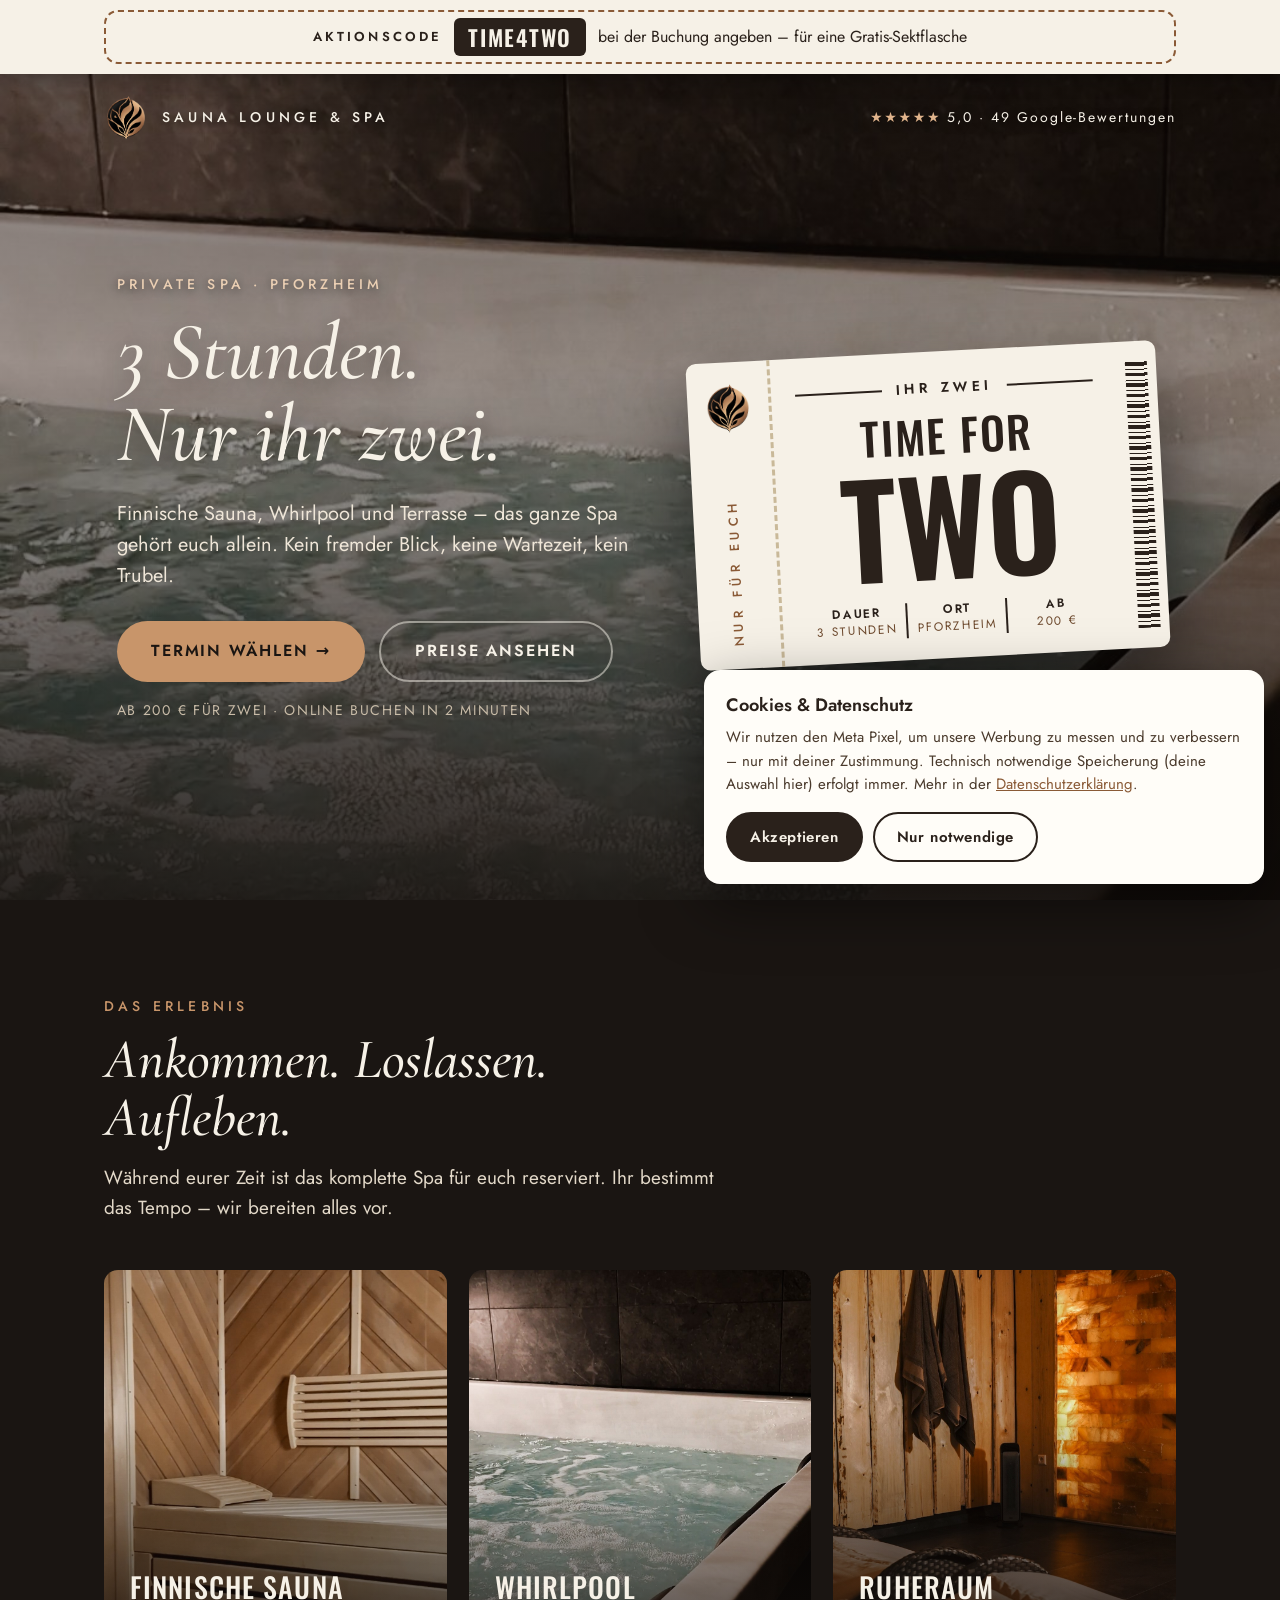
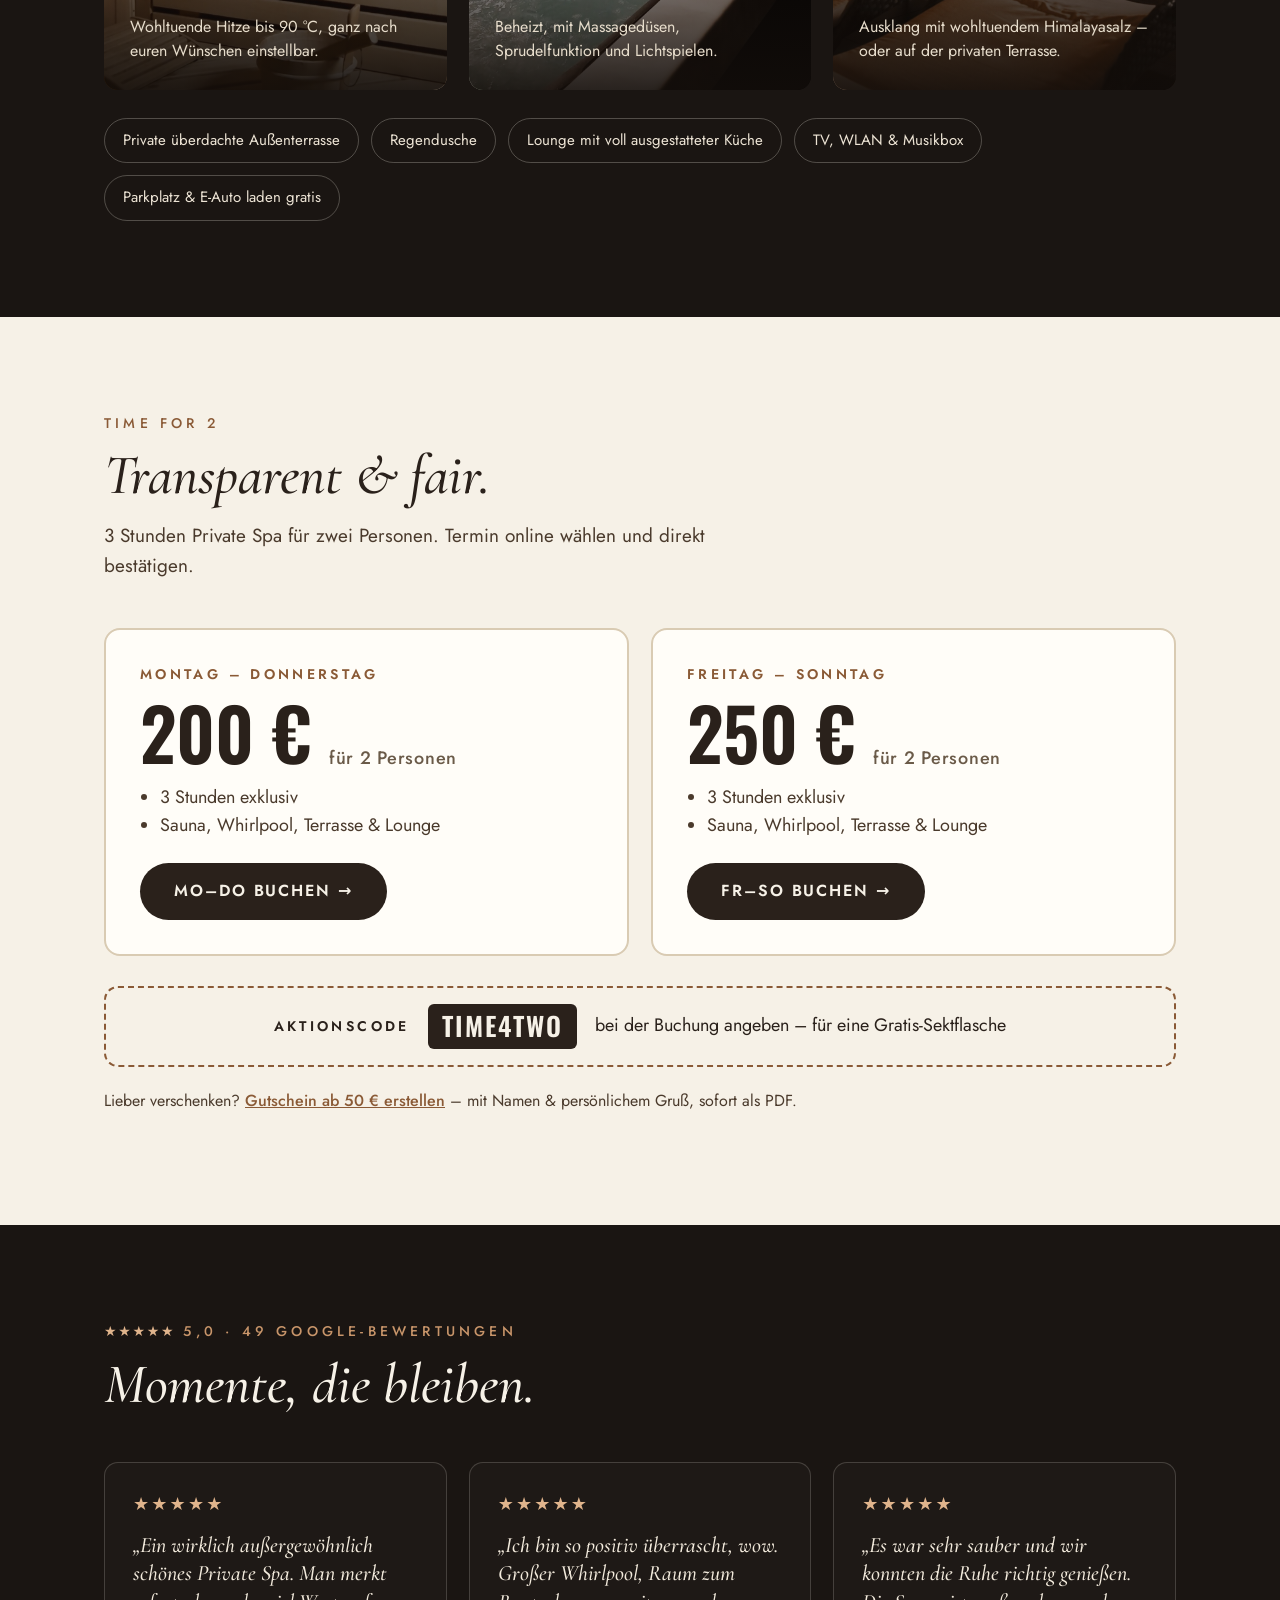
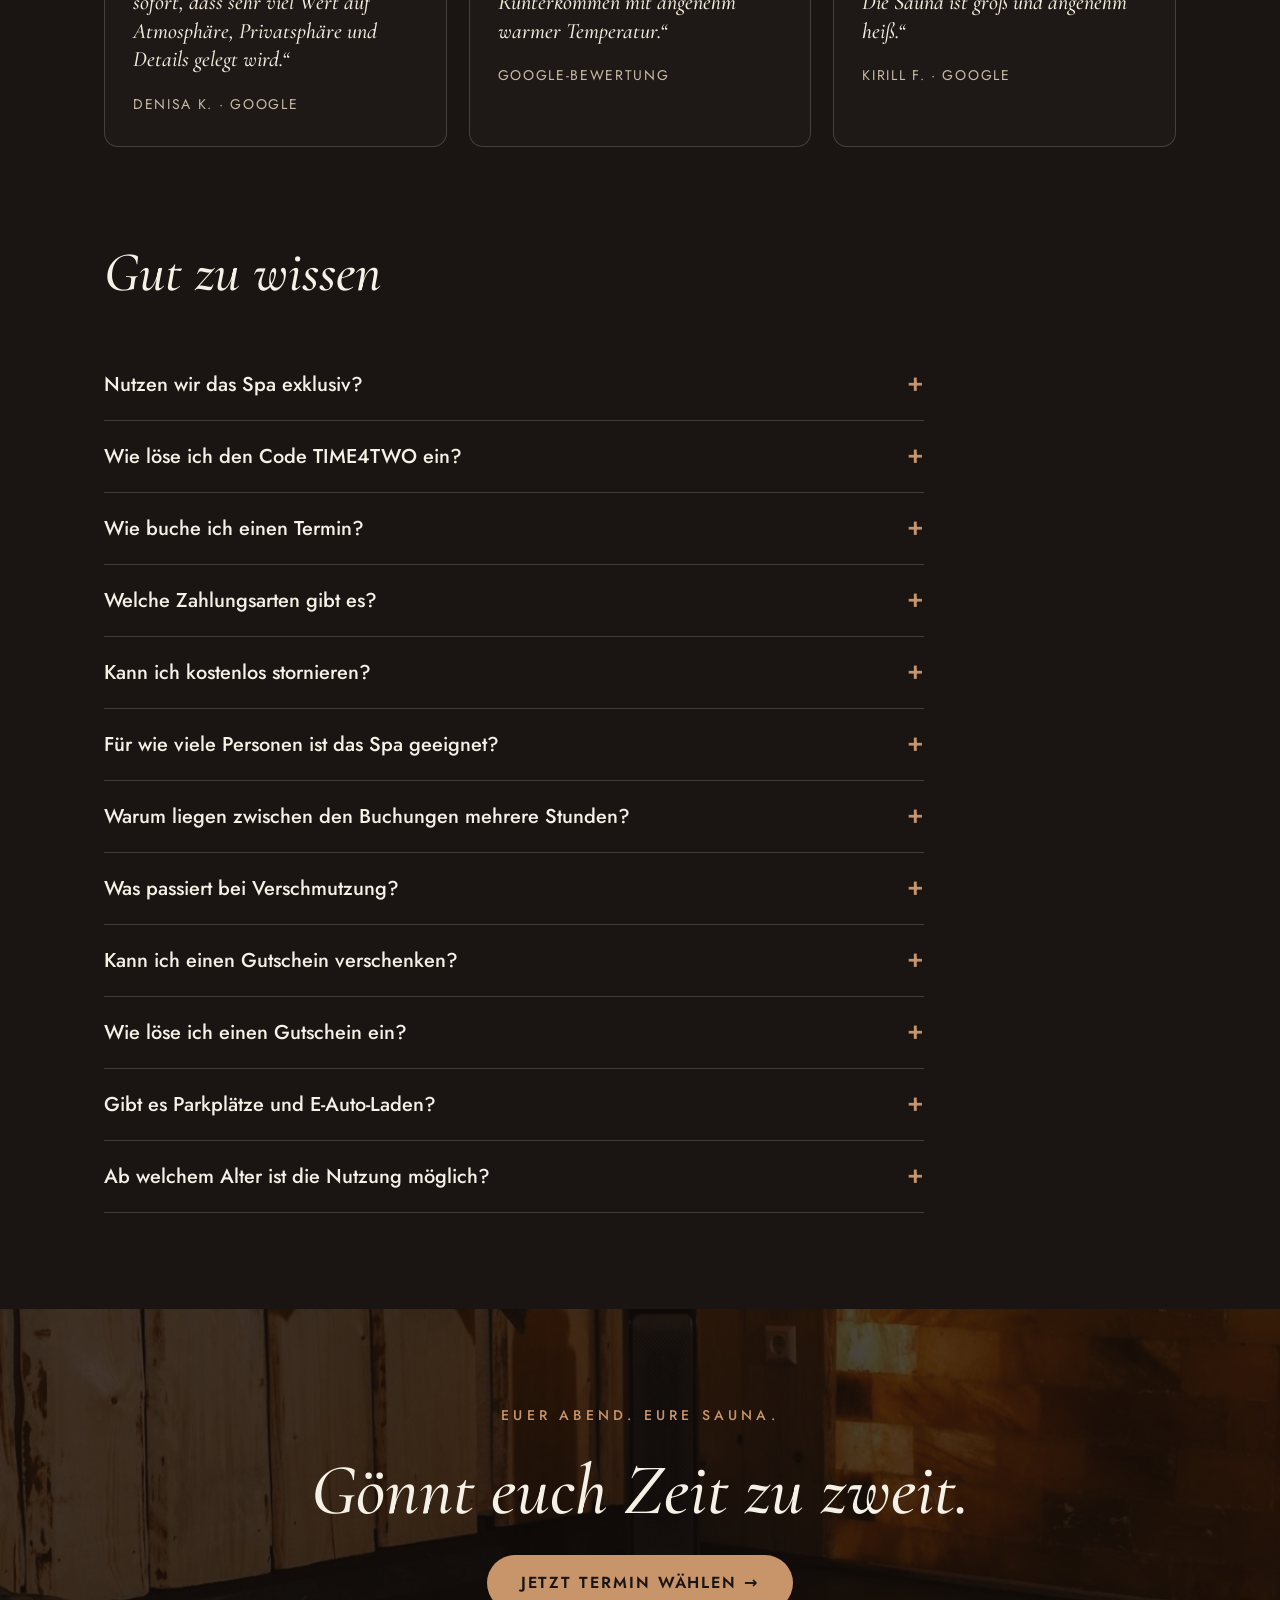
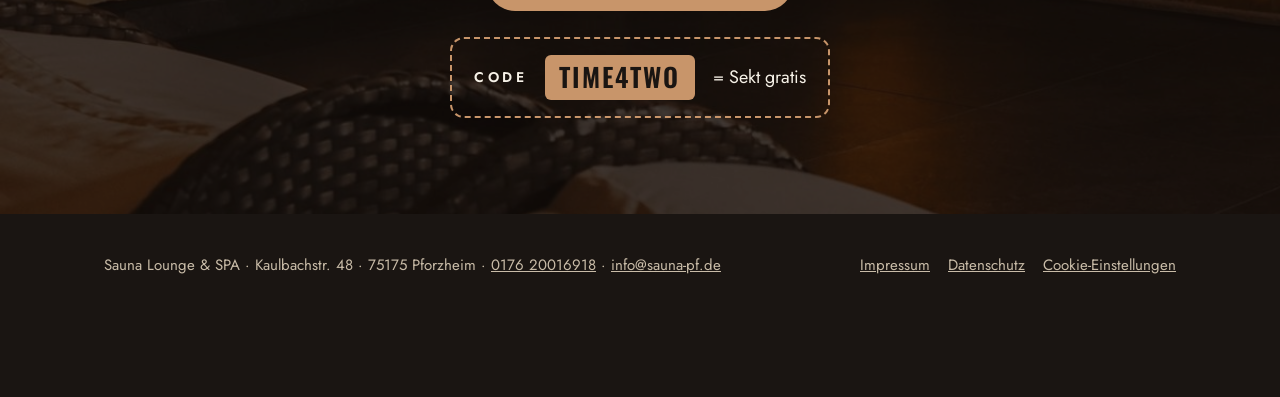
<file: index.html>
<!doctype html>
<html lang="de">
<head>
<meta charset="utf-8">
<meta name="viewport" content="width=device-width, initial-scale=1">
<title>Time for 2 – Private Spa Pforzheim | Sauna Lounge &amp; SPA</title>
<meta name="description" content="3 Stunden Private Spa zu zweit in Pforzheim: finnische Sauna, Whirlpool und Terrasse – ganz ohne fremde Gäste. Ab 200 €. Mit Code TIME4TWO gibt es eine Flasche Sekt gratis.">
<meta name="facebook-domain-verification" content="t4uvid177t0m8voqss7k0754j7fzf5">
<meta property="og:title" content="Time for 2 – Private Spa Pforzheim">
<meta property="og:description" content="3 Stunden Sauna, Whirlpool &amp; Terrasse nur für euch zwei. Ab 200 €.">
<meta property="og:image" content="https://spa-pf.de/assets/img/foto-whirlpool.jpg">
<meta property="og:url" content="https://spa-pf.de/">
<link rel="canonical" href="https://spa-pf.de/">
<link rel="icon" type="image/png" href="assets/img/favicon.png">
<link rel="preload" href="assets/fonts/cormorant-garamond-latin-500-italic.woff2" as="font" type="font/woff2" crossorigin>
<link rel="preload" href="assets/fonts/oswald-latin-600-normal.woff2" as="font" type="font/woff2" crossorigin>
<link rel="stylesheet" href="assets/style.css?v=4">
<script src="assets/config.js?v=7"></script>
<script src="assets/site.js?v=2" defer></script>
</head>
<body>

<header class="top has-promo">
  <div class="promo">
    <div class="wrap">
      <div class="coupon">
        <span class="label">AKTIONSCODE</span><span class="short">Code:</span><code>TIME4TWO</code><span class="long">bei der Buchung angeben – für eine Gratis-Sektflasche</span><span class="short">= Sekt Gratis</span>
      </div>
    </div>
  </div>
  <div class="wrap">
    <a class="brand" href="./"><img src="assets/img/logo.png" alt="" width="44" height="44"><span>SAUNA LOUNGE &amp; SPA</span></a>
    <div class="rating"><span class="stars" aria-hidden="true">★★★★★</span> 5,0 · 49 Google-Bewertungen</div>
  </div>
</header>

<main>
  <!-- HERO -->
  <section class="hero" aria-labelledby="hero-title">
    <img class="hero-bg" src="assets/img/foto-whirlpool.jpg" alt="" fetchpriority="high">
    <div class="wrap">
      <div>
        <div class="eyebrow">Private Spa · Pforzheim</div>
        <h1 id="hero-title" style="margin-top:16px">3 Stunden.<br>Nur ihr zwei.</h1>
        <p class="lead">Finnische Sauna, Whirlpool und Terrasse – das ganze Spa gehört euch allein. Kein fremder Blick, keine Wartezeit, kein Trubel.</p>
        <div class="ctas">
          <a class="btn" data-go="booking" href="https://sauna-pf.de/">Termin wählen →</a>
          <a class="btn btn-ghost" href="#preise">Preise ansehen</a>
        </div>
        <p class="note">Ab 200 € für zwei · Online buchen in 2 Minuten</p>
      </div>

      <div class="ticket" aria-label="Time for Two – 3 Stunden, Private Spa Pforzheim, ab 200 Euro">
        <div class="stub"><img src="assets/img/logo.png" alt=""><span>NUR FÜR EUCH</span></div>
        <div class="body">
          <div class="for">IHR ZWEI</div>
          <div class="small">TIME FOR</div>
          <div class="big">TWO</div>
          <div class="grid">
            <div><b>DAUER</b><span>3 STUNDEN</span></div>
            <div><b>ORT</b><span>PFORZHEIM</span></div>
            <div><b>AB</b><span>200 €</span></div>
          </div>
        </div>
        <div class="bar"><i aria-hidden="true"></i></div>
      </div>
    </div>
  </section>

  <!-- AUSSTATTUNG -->
  <section aria-labelledby="ausstattung-title">
    <div class="wrap">
      <div class="section-head">
        <div class="eyebrow">Das Erlebnis</div>
        <h2 id="ausstattung-title" style="margin-top:12px">Ankommen. Loslassen. Aufleben.</h2>
        <p>Während eurer Zeit ist das komplette Spa für euch reserviert. Ihr bestimmt das Tempo – wir bereiten alles vor.</p>
      </div>
      <div class="features">
        <article class="feature">
          <img src="assets/img/foto-sauna.jpg" alt="Finnische Sauna mit hellen Holzbänken und Aufgusskübel" loading="lazy">
          <div><h3>Finnische Sauna</h3><p>Wohltuende Hitze bis 90 °C, ganz nach euren Wünschen einstellbar.</p></div>
        </article>
        <article class="feature">
          <img src="assets/img/foto-whirlpool.jpg" alt="Sprudelnder Whirlpool vor dunklen Steinfliesen" loading="lazy">
          <div><h3>Whirlpool</h3><p>Beheizt, mit Massagedüsen, Sprudelfunktion und Lichtspielen.</p></div>
        </article>
        <article class="feature">
          <img src="assets/img/foto-ruheraum.jpg" alt="Ruheraum mit Liegen und warm beleuchteter Salzsteinwand" loading="lazy">
          <div><h3>Ruheraum</h3><p>Ausklang mit wohltuendem Himalayasalz – oder auf der privaten Terrasse.</p></div>
        </article>
      </div>
      <div class="amen" aria-label="Weitere Ausstattung">
        <span>Private überdachte Außenterrasse</span>
        <span>Regendusche</span>
        <span>Lounge mit voll ausgestatteter Küche</span>
        <span>TV, WLAN &amp; Musikbox</span>
        <span>Parkplatz &amp; E-Auto laden gratis</span>
      </div>
    </div>
  </section>

  <!-- PREISE -->
  <section class="prices" id="preise" aria-labelledby="preise-title">
    <div class="wrap">
      <div class="section-head">
        <div class="eyebrow">Time for 2</div>
        <h2 id="preise-title" style="margin-top:12px">Transparent &amp; fair.</h2>
        <p>3 Stunden Private Spa für zwei Personen. Termin online wählen und direkt bestätigen.</p>
      </div>
      <div class="price-grid">
        <div class="price">
          <div class="day">MONTAG – DONNERSTAG</div>
          <div class="amount">200 € <small>für 2 Personen</small></div>
          <ul><li>3 Stunden exklusiv</li><li>Sauna, Whirlpool, Terrasse &amp; Lounge</li></ul>
          <a class="btn" data-go="booking" href="https://sauna-pf.de/">Mo–Do buchen →</a>
        </div>
        <div class="price">
          <div class="day">FREITAG – SONNTAG</div>
          <div class="amount">250 € <small>für 2 Personen</small></div>
          <ul><li>3 Stunden exklusiv</li><li>Sauna, Whirlpool, Terrasse &amp; Lounge</li></ul>
          <a class="btn" data-go="weekend" href="https://sauna-pf.de/">Fr–So buchen →</a>
        </div>
      </div>
      <div class="coupon">
        <span class="label">AKTIONSCODE</span><code>TIME4TWO</code><span>bei der Buchung angeben – für eine Gratis-Sektflasche</span>
      </div>
      <p class="alt">Lieber verschenken? <a data-go="voucher" href="https://sauna-pf.de/gutscheine">Gutschein ab 50 € erstellen</a> – mit Namen &amp; persönlichem Gruß, sofort als PDF.</p>
    </div>
  </section>

  <!-- BEWERTUNGEN -->
  <section aria-labelledby="stimmen-title">
    <div class="wrap">
      <div class="section-head">
        <div class="eyebrow"><span class="stars" aria-hidden="true">★★★★★</span> 5,0 · 49 Google-Bewertungen</div>
        <h2 id="stimmen-title" style="margin-top:12px">Momente, die bleiben.</h2>
      </div>
      <div class="reviews">
        <figure class="review" style="margin:0">
          <div class="stars" aria-label="5 von 5 Sternen">★★★★★</div>
          <blockquote>„Ein wirklich außergewöhnlich schönes Private Spa. Man merkt sofort, dass sehr viel Wert auf Atmosphäre, Privatsphäre und Details gelegt wird.“</blockquote>
          <cite>Denisa K. · Google</cite>
        </figure>
        <figure class="review" style="margin:0">
          <div class="stars" aria-label="5 von 5 Sternen">★★★★★</div>
          <blockquote>„Ich bin so positiv überrascht, wow. Großer Whirlpool, Raum zum Runterkommen mit angenehm warmer Temperatur.“</blockquote>
          <cite>Google-Bewertung</cite>
        </figure>
        <figure class="review" style="margin:0">
          <div class="stars" aria-label="5 von 5 Sternen">★★★★★</div>
          <blockquote>„Es war sehr sauber und wir konnten die Ruhe richtig genießen. Die Sauna ist groß und angenehm heiß.“</blockquote>
          <cite>Kirill F. · Google</cite>
        </figure>
      </div>
    </div>
  </section>

  <!-- FAQ -->
  <section aria-labelledby="faq-title" style="padding-top:0">
    <div class="wrap">
      <div class="section-head"><h2 id="faq-title">Gut zu wissen</h2></div>
      <div class="faq">
        <details><summary>Nutzen wir das Spa exklusiv?</summary><p>Ja. Während eurer gesamten Buchungszeit gehört das komplette Spa nur euch – keine anderen Gäste, keine Wartezeit.</p></details>
        <details><summary>Wie löse ich den Code TIME4TWO ein?</summary><p>Gebt den Code bei der Online-Buchung an. Ihr bekommt dann bei eurem Besuch eine Flasche Sekt gratis dazu.</p></details>
        <details><summary>Wie buche ich einen Termin?</summary><p>Tarif online auswählen, freien Termin im Kalender wählen, sicher bezahlen – und ihr erhaltet sofort eure Bestätigung.</p></details>
        <details><summary>Welche Zahlungsarten gibt es?</summary><p>PayPal, Überweisung oder bar vor Ort. Ihr könnt komplett zahlen oder eine Anzahlung leisten. Bei Online-Zahlung ist euer Termin sofort reserviert, Überweisungen müssen innerhalb von 7 Tagen eingehen. Bei Barzahlung bestätigen wir euch den Termin per E-Mail, nachdem wir die Anfrage geprüft haben.</p></details>
        <details><summary>Kann ich kostenlos stornieren?</summary><p>Ja, kostenfrei stornieren oder verschieben könnt ihr bis 72 Stunden vor dem Termin. Spätere Stornierungen und Nichterscheinen werden nicht erstattet.</p></details>
        <details><summary>Für wie viele Personen ist das Spa geeignet?</summary><p>Das Private Spa ist für 2 bis 6 Personen ausgelegt, weitere Gäste sind gegen Aufpreis möglich. Die Küche ist mit Geschirr für bis zu 12 Personen ausgestattet. Alle Tarife findet ihr bei der <a data-go="booking" href="https://sauna-pf.de/">Online-Buchung</a>.</p></details>
        <details><summary>Warum liegen zwischen den Buchungen mehrere Stunden?</summary><p>Nach jeder Buchung gibt es eine feste Pause, in der wir das Spa gründlich reinigen und für die nächsten Gäste vorbereiten.</p></details>
        <details><summary>Was passiert bei Verschmutzung?</summary><p>Eine besenreine Übergabe ist kostenfrei. Andernfalls berechnen wir eine Reinigungsgebühr von 100 €.</p></details>
        <details><summary>Kann ich einen Gutschein verschenken?</summary><p>Ja – als Wertgutschein ab 50 €, für ein bestimmtes Angebot oder als Mehrfachkarte, online oder telefonisch. Ihr bekommt ihn als PDF per E-Mail, mit Namen und persönlichem Gruß, zum Ausdrucken oder direkt an die beschenkte Person. <a data-go="voucher" href="https://sauna-pf.de/gutscheine">Zum Gutschein</a></p></details>
        <details><summary>Wie löse ich einen Gutschein ein?</summary><p>Gebt den Gutscheincode im letzten Schritt der Online-Buchung ein oder ruft uns an. Wertgutscheine können auch teilweise eingelöst werden, das Restguthaben bleibt bis zum aufgedruckten Datum gültig.</p></details>
        <details><summary>Gibt es Parkplätze und E-Auto-Laden?</summary><p>Ja. Ihr findet uns in der Kaulbachstr. 48, 75175 Pforzheim. Parkplätze sind vorhanden, und euer E-Auto ladet ihr während des Aufenthalts kostenlos.</p></details>
        <details><summary>Ab welchem Alter ist die Nutzung möglich?</summary><p>Das Private Spa ist ab 18 Jahren.</p></details>
      </div>
    </div>
  </section>

  <!-- FINAL CTA -->
  <section class="final" aria-labelledby="final-title">
    <img src="assets/img/foto-ruheraum.jpg" alt="" loading="lazy">
    <div class="wrap">
      <div class="eyebrow">Euer Abend. Eure Sauna.</div>
      <h2 id="final-title">Gönnt euch Zeit zu zweit.</h2>
      <a class="btn" data-go="booking" href="https://sauna-pf.de/">Jetzt Termin wählen →</a>
      <div class="coupon" style="color:var(--paper)"><span class="label">CODE</span><code>TIME4TWO</code><span>= Sekt gratis</span></div>
    </div>
  </section>
</main>

<footer>
  <div class="wrap">
    <div>Sauna Lounge &amp; SPA · Kaulbachstr. 48 · 75175 Pforzheim · <a href="tel:017620016918">0176 20016918</a> · <a href="mailto:info@sauna-pf.de">info@sauna-pf.de</a></div>
    <nav aria-label="Rechtliches">
      <a href="https://sauna-pf.de/impressum">Impressum</a>
      <a href="datenschutz.html">Datenschutz</a>
      <a href="#" data-consent-open>Cookie-Einstellungen</a>
    </nav>
  </div>
</footer>

<div class="sticky"><a class="btn" data-go="booking" href="https://sauna-pf.de/">Termin wählen · ab 200 €</a></div>

<div class="consent" id="consent" role="dialog" aria-labelledby="consent-title" hidden>
  <h3 id="consent-title">Cookies &amp; Datenschutz</h3>
  <p>Wir nutzen den Meta Pixel, um unsere Werbung zu messen und zu verbessern – nur mit deiner Zustimmung. Technisch notwendige Speicherung (deine Auswahl hier) erfolgt immer. Mehr in der <a href="datenschutz.html">Datenschutzerklärung</a>.</p>
  <div class="row">
    <button class="yes" id="consent-accept" type="button">Akzeptieren</button>
    <button class="no" id="consent-decline" type="button">Nur notwendige</button>
  </div>
</div>

</body>
</html>
</file>
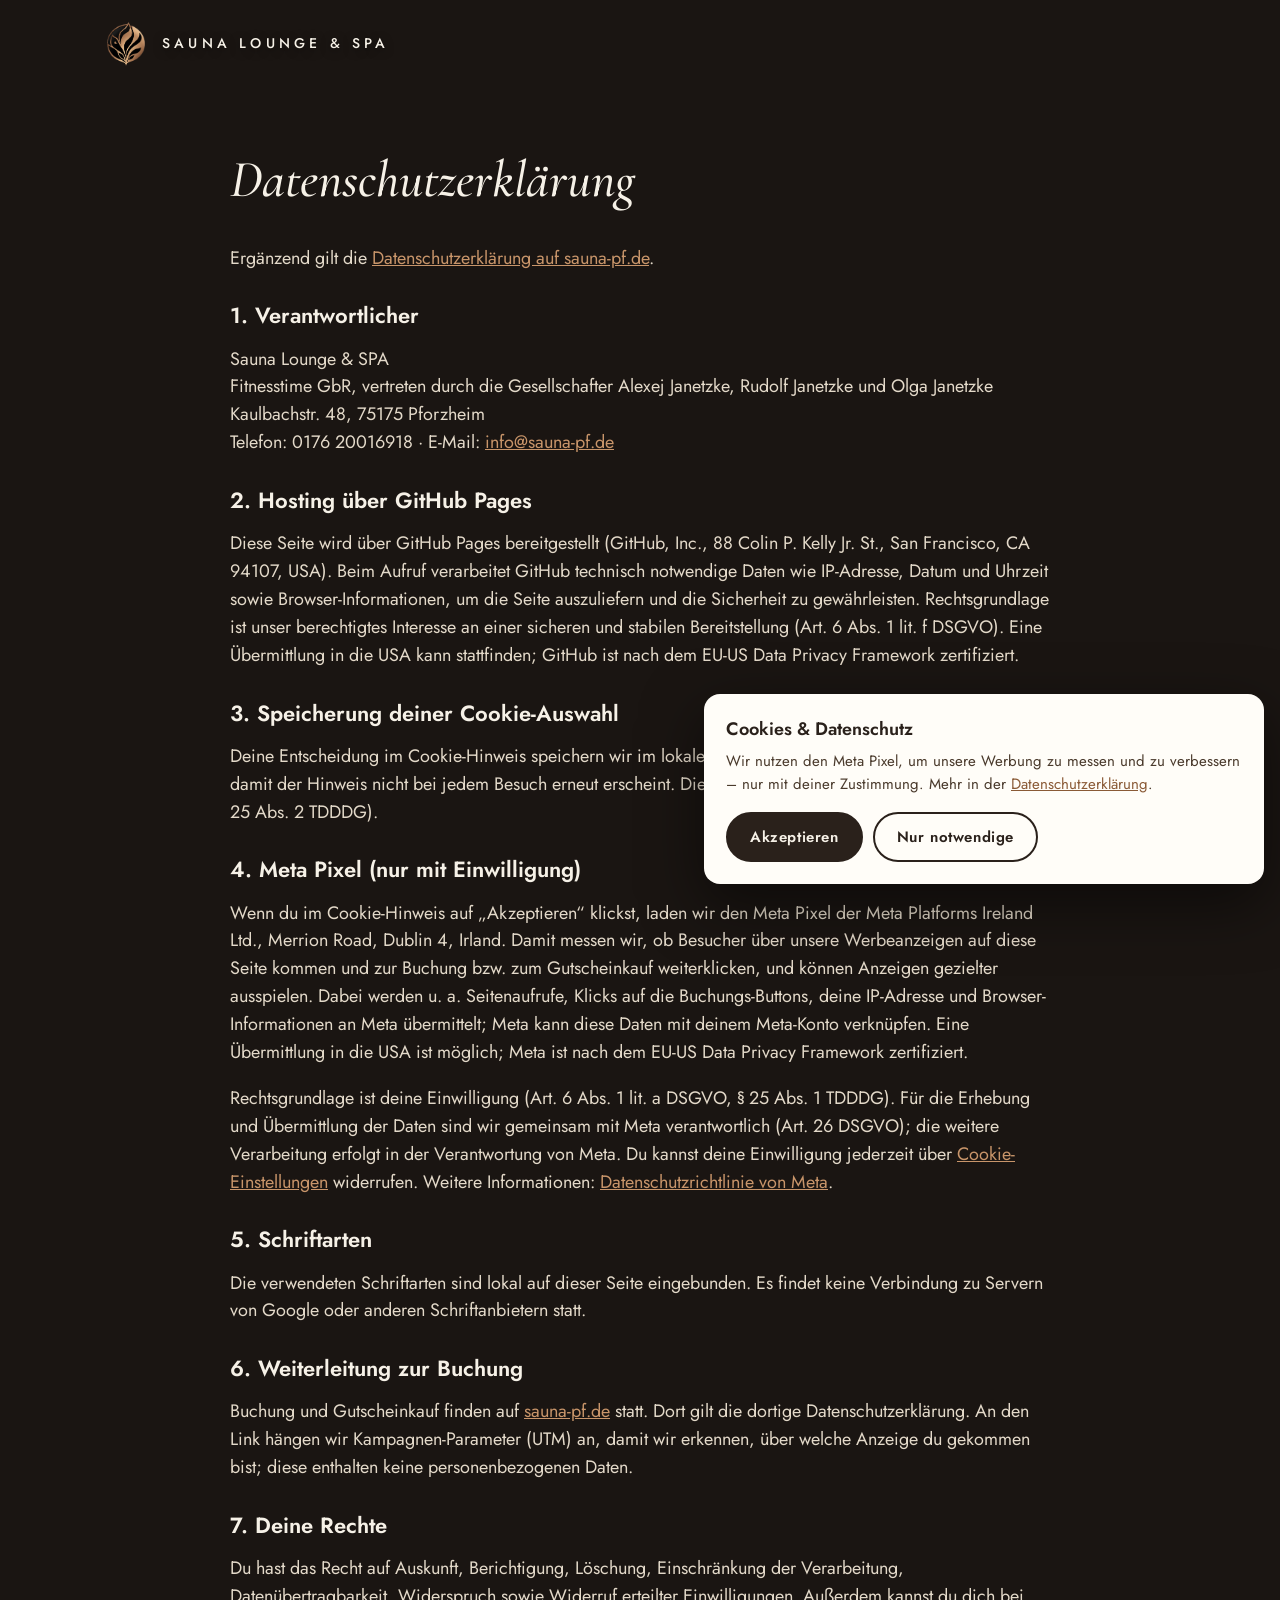
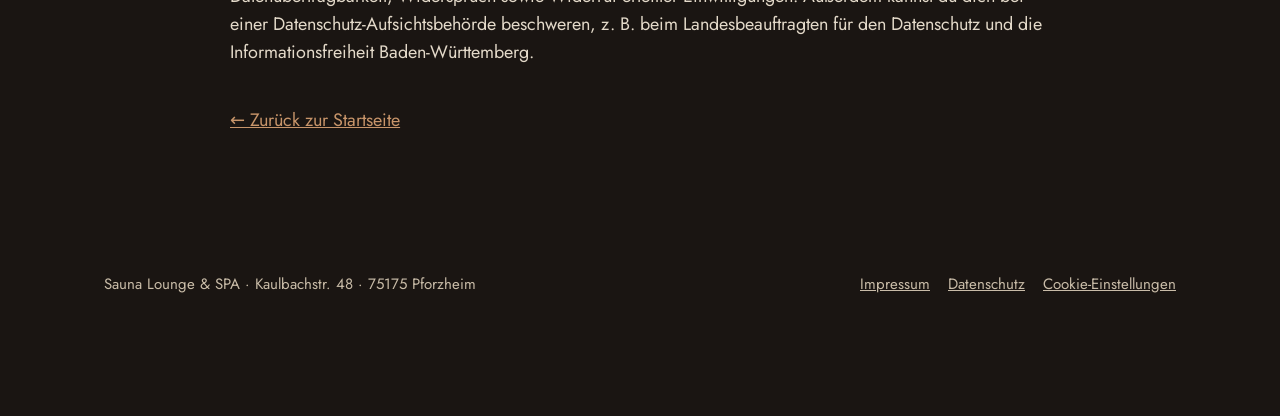
<file: datenschutz.html>
<!doctype html>
<html lang="de">
<head>
<meta charset="utf-8">
<meta name="viewport" content="width=device-width, initial-scale=1">
<title>Datenschutz | Sauna Lounge &amp; SPA</title>
<meta name="robots" content="noindex">
<link rel="icon" type="image/png" href="assets/img/favicon.png">
<link rel="stylesheet" href="assets/style.css?v=4">
<script src="assets/config.js?v=5"></script>
<script src="assets/site.js" defer></script>
</head>
<body>
<header class="top">
  <div class="wrap">
    <a class="brand" href="./"><img src="assets/img/logo.png" alt="" width="44" height="44"><span>SAUNA LOUNGE &amp; SPA</span></a>
  </div>
</header>

<main class="wrap legal">
  <h1>Datenschutzerklärung</h1>

  <p>Ergänzend gilt die <a href="https://sauna-pf.de/datenschutz">Datenschutzerklärung auf sauna-pf.de</a>.</p>

  <h2>1. Verantwortlicher</h2>
  <p>Sauna Lounge &amp; SPA<br>Fitnesstime GbR, vertreten durch die Gesellschafter Alexej Janetzke, Rudolf Janetzke und Olga Janetzke<br>Kaulbachstr. 48, 75175 Pforzheim<br>Telefon: 0176 20016918 · E-Mail: <a href="mailto:info@sauna-pf.de">info@sauna-pf.de</a></p>

  <h2>2. Hosting über GitHub Pages</h2>
  <p>Diese Seite wird über GitHub Pages bereitgestellt (GitHub, Inc., 88 Colin P. Kelly Jr. St., San Francisco, CA 94107, USA). Beim Aufruf verarbeitet GitHub technisch notwendige Daten wie IP-Adresse, Datum und Uhrzeit sowie Browser-Informationen, um die Seite auszuliefern und die Sicherheit zu gewährleisten. Rechtsgrundlage ist unser berechtigtes Interesse an einer sicheren und stabilen Bereitstellung (Art. 6 Abs. 1 lit. f DSGVO). Eine Übermittlung in die USA kann stattfinden; GitHub ist nach dem EU-US Data Privacy Framework zertifiziert.</p>

  <h2>3. Speicherung deiner Cookie-Auswahl</h2>
  <p>Deine Entscheidung im Cookie-Hinweis speichern wir im lokalen Speicher deines Browsers (localStorage), damit der Hinweis nicht bei jedem Besuch erneut erscheint. Diese Speicherung ist technisch erforderlich (§ 25 Abs. 2 TDDDG).</p>

  <h2>4. Meta Pixel (nur mit Einwilligung)</h2>
  <p>Wenn du im Cookie-Hinweis auf „Akzeptieren“ klickst, laden wir den Meta Pixel der Meta Platforms Ireland Ltd., Merrion Road, Dublin 4, Irland. Damit messen wir, ob Besucher über unsere Werbeanzeigen auf diese Seite kommen und zur Buchung bzw. zum Gutscheinkauf weiterklicken, und können Anzeigen gezielter ausspielen. Dabei werden u. a. Seitenaufrufe, Klicks auf die Buchungs-Buttons, deine IP-Adresse und Browser-Informationen an Meta übermittelt; Meta kann diese Daten mit deinem Meta-Konto verknüpfen. Eine Übermittlung in die USA ist möglich; Meta ist nach dem EU-US Data Privacy Framework zertifiziert.</p>
  <p>Rechtsgrundlage ist deine Einwilligung (Art. 6 Abs. 1 lit. a DSGVO, § 25 Abs. 1 TDDDG). Für die Erhebung und Übermittlung der Daten sind wir gemeinsam mit Meta verantwortlich (Art. 26 DSGVO); die weitere Verarbeitung erfolgt in der Verantwortung von Meta. Du kannst deine Einwilligung jederzeit über <a href="#" data-consent-open>Cookie-Einstellungen</a> widerrufen. Weitere Informationen: <a href="https://www.facebook.com/privacy/policy/" rel="noopener">Datenschutzrichtlinie von Meta</a>.</p>

  <h2>5. Schriftarten</h2>
  <p>Die verwendeten Schriftarten sind lokal auf dieser Seite eingebunden. Es findet keine Verbindung zu Servern von Google oder anderen Schriftanbietern statt.</p>

  <h2>6. Weiterleitung zur Buchung</h2>
  <p>Buchung und Gutscheinkauf finden auf <a href="https://sauna-pf.de">sauna-pf.de</a> statt. Dort gilt die dortige Datenschutzerklärung. An den Link hängen wir Kampagnen-Parameter (UTM) an, damit wir erkennen, über welche Anzeige du gekommen bist; diese enthalten keine personenbezogenen Daten.</p>

  <h2>7. Deine Rechte</h2>
  <p>Du hast das Recht auf Auskunft, Berichtigung, Löschung, Einschränkung der Verarbeitung, Datenübertragbarkeit, Widerspruch sowie Widerruf erteilter Einwilligungen. Außerdem kannst du dich bei einer Datenschutz-Aufsichtsbehörde beschweren, z. B. beim Landesbeauftragten für den Datenschutz und die Informationsfreiheit Baden-Württemberg.</p>

  <p style="margin-top:40px"><a href="./">← Zurück zur Startseite</a></p>
</main>

<footer>
  <div class="wrap">
    <div>Sauna Lounge &amp; SPA · Kaulbachstr. 48 · 75175 Pforzheim</div>
    <nav aria-label="Rechtliches">
      <a href="https://sauna-pf.de/impressum">Impressum</a>
      <a href="datenschutz.html">Datenschutz</a>
      <a href="#" data-consent-open>Cookie-Einstellungen</a>
    </nav>
  </div>
</footer>

<div class="consent" id="consent" role="dialog" aria-labelledby="consent-title" hidden>
  <h3 id="consent-title">Cookies &amp; Datenschutz</h3>
  <p>Wir nutzen den Meta Pixel, um unsere Werbung zu messen und zu verbessern – nur mit deiner Zustimmung. Mehr in der <a href="datenschutz.html">Datenschutzerklärung</a>.</p>
  <div class="row">
    <button class="yes" id="consent-accept" type="button">Akzeptieren</button>
    <button class="no" id="consent-decline" type="button">Nur notwendige</button>
  </div>
</div>
</body>
</html>
</file>
<file: assets/style.css>
@font-face{font-family:"Oswald";font-weight:500;font-style:normal;font-display:swap;src:url(fonts/oswald-latin-500-normal.woff2) format("woff2")}
@font-face{font-family:"Oswald";font-weight:600;font-style:normal;font-display:swap;src:url(fonts/oswald-latin-600-normal.woff2) format("woff2")}
@font-face{font-family:"Jost";font-weight:400;font-style:normal;font-display:swap;src:url(fonts/jost-latin-400-normal.woff2) format("woff2")}
@font-face{font-family:"Jost";font-weight:500;font-style:normal;font-display:swap;src:url(fonts/jost-latin-500-normal.woff2) format("woff2")}
@font-face{font-family:"Jost";font-weight:600;font-style:normal;font-display:swap;src:url(fonts/jost-latin-600-normal.woff2) format("woff2")}
@font-face{font-family:"Cormorant Garamond";font-weight:500;font-style:italic;font-display:swap;src:url(fonts/cormorant-garamond-latin-500-italic.woff2) format("woff2")}

:root{
  --ink:#1A1512; --ink-2:#2A211B; --paper:#F6F1E7; --paper-2:#FFFDF8;
  --bronze:#C8956A; --bronze-dark:#8A5A36; --bronze-text:#6E4A2E;
  --muted:#C9BCA8; --line:#C9B999;
  --serif:"Cormorant Garamond",Georgia,serif; --display:"Oswald","Arial Narrow",sans-serif; --sans:"Jost",system-ui,sans-serif;
  --wrap:1120px;
}
*{box-sizing:border-box}
html{scroll-behavior:smooth}
body{margin:0;background:var(--ink);color:var(--paper);font-family:var(--sans);font-size:18px;line-height:1.55;-webkit-font-smoothing:antialiased}
img{max-width:100%;display:block}
a{color:var(--bronze)}
a:hover{color:#E0B48C}
.wrap{max-width:var(--wrap);margin:0 auto;padding:0 24px}
.eyebrow{font-size:14px;letter-spacing:.3em;text-transform:uppercase;font-weight:500;color:var(--bronze)}
.serif{font-family:var(--serif);font-style:italic;font-weight:500}
h1,h2,h3{margin:0;font-weight:500}
h2{font-family:var(--serif);font-style:italic;font-size:clamp(36px,5vw,56px);line-height:1.05}

/* Buttons */
.btn{display:inline-flex;align-items:center;justify-content:center;gap:10px;min-height:56px;padding:16px 34px;border-radius:999px;background:var(--bronze);color:var(--ink);font-weight:600;font-size:16px;letter-spacing:.12em;text-transform:uppercase;text-decoration:none;transition:transform .15s ease,background .15s ease}
.btn:hover{background:#D6A67E;color:var(--ink);transform:translateY(-1px)}
.btn-ghost{background:transparent;color:var(--paper);border:2px solid rgba(246,241,231,.5)}
.btn-ghost:hover{background:rgba(246,241,231,.08);color:var(--paper)}
.btn:focus-visible,.btn-ghost:focus-visible,a:focus-visible,button:focus-visible{outline:3px solid #E0B48C;outline-offset:3px}

/* Header */
.top{position:absolute;inset:0 0 auto 0;z-index:5}
.top .wrap{display:flex;align-items:center;justify-content:space-between;padding-top:22px;padding-bottom:22px}
.brand{display:flex;align-items:center;gap:14px;color:var(--paper);text-decoration:none;font-size:14px;letter-spacing:.3em;font-weight:500;text-shadow:0 2px 10px rgba(0,0,0,.5)}
.brand img{width:44px;height:44px;object-fit:contain}
.top .rating{font-size:14px;letter-spacing:.14em;color:var(--paper);text-shadow:0 2px 10px rgba(0,0,0,.5)}
.promo{position:fixed;top:0;left:0;right:0;z-index:41;background:var(--paper);color:var(--ink-2);box-shadow:0 4px 18px rgba(0,0,0,.28)}
.top.has-promo{padding-top:74px}
html:has(.promo){scroll-padding-top:90px}
.top .promo .wrap{display:block;padding-top:10px;padding-bottom:10px}
.promo .coupon{margin:0;padding:6px 18px;gap:6px 12px;border-color:var(--bronze-dark);color:var(--ink-2)}
.promo .coupon .label{font-size:13px}
.promo .coupon code{font-size:22px;background:var(--ink-2);color:var(--paper)}
.promo .coupon span:not(.label){font-size:16px}
.promo .short{display:none}

/* Hero */
.hero{position:relative;min-height:100vh;display:flex;align-items:center;overflow:hidden;padding:190px 0 80px}
.hero-bg{position:absolute;inset:0;width:100%;height:100%;object-fit:cover;object-position:center 40%}
.hero::after{content:"";position:absolute;inset:0;background:linear-gradient(180deg,rgba(18,13,10,.65) 0%,rgba(18,13,10,.35) 40%,rgba(18,13,10,.9) 100%)}
.hero .wrap{position:relative;z-index:2;display:grid;grid-template-columns:1.05fr .95fr;gap:56px;align-items:center}
.hero h1{font-family:var(--serif);font-style:italic;font-size:clamp(46px,6.4vw,84px);line-height:1;text-shadow:0 2px 24px rgba(0,0,0,.4)}
.hero .eyebrow{color:#EBCFB3;text-shadow:0 2px 10px rgba(0,0,0,.6)}
.hero p.lead{font-size:20px;max-width:520px;color:#EFE6D8;margin:22px 0 30px}
.hero .ctas{display:flex;flex-wrap:wrap;gap:14px}
.hero .note{margin-top:18px;font-size:14px;letter-spacing:.12em;color:var(--muted);text-transform:uppercase}

/* Ticket */
.ticket{background:var(--paper);color:var(--ink-2);border-radius:10px;display:flex;box-shadow:0 40px 80px rgba(0,0,0,.55);transform:rotate(-3deg)}
.ticket .stub{width:84px;border-right:3px dashed var(--line);display:flex;flex-direction:column;align-items:center;justify-content:space-between;padding:22px 0}
.ticket .stub img{width:48px;height:48px;object-fit:contain}
.ticket .stub span{writing-mode:vertical-rl;transform:rotate(180deg);font-size:13px;letter-spacing:.35em;color:var(--bronze-dark);font-weight:500}
.ticket .body{flex:1;padding:26px 24px 22px;text-align:center;display:flex;flex-direction:column;gap:4px}
.ticket .for{display:flex;align-items:center;gap:14px;font-size:14px;letter-spacing:.3em;font-weight:600}
.ticket .for::before,.ticket .for::after{content:"";flex:1;height:2px;background:var(--ink-2)}
.ticket .small{font-family:var(--display);font-weight:500;font-size:clamp(30px,3.6vw,44px);letter-spacing:.04em;margin-top:8px;line-height:1.1}
.ticket .big{font-family:var(--display);font-weight:600;font-size:clamp(84px,10vw,136px);line-height:.92}
.ticket .grid{display:grid;grid-template-columns:repeat(3,minmax(0,1fr));margin-top:16px;font-size:12px;letter-spacing:.14em;line-height:1.45}
.ticket .grid div+div{border-left:2px solid var(--ink-2)}
.ticket .grid b{display:block;font-weight:600}
.ticket .grid span{color:var(--bronze-text)}
.ticket .bar{width:40px;display:flex;justify-content:center;padding:20px 0}
.ticket .bar i{display:block;width:22px;background:repeating-linear-gradient(0deg,#2A211B 0 3px,transparent 3px 6px,#2A211B 6px 7px,transparent 7px 10px,#2A211B 10px 14px,transparent 14px 16px,#2A211B 16px 17px,transparent 17px 21px)}

/* Coupon */
.coupon{display:flex;flex-wrap:wrap;align-items:center;justify-content:center;gap:12px 18px;border:2px dashed var(--bronze);border-radius:14px;padding:16px 22px;text-align:center}
.coupon .label{font-size:14px;letter-spacing:.24em;font-weight:600}
.coupon code{font-family:var(--display);font-weight:600;font-size:26px;letter-spacing:.08em;background:var(--bronze);color:var(--ink);padding:2px 14px;border-radius:6px}

/* Sections */
section{padding:96px 0}
.section-head{max-width:640px;margin-bottom:48px}
.section-head p{color:#E3D9C9;font-size:19px;margin:16px 0 0}

.features{display:grid;grid-template-columns:repeat(3,minmax(0,1fr));gap:22px}
.feature{position:relative;border-radius:14px;overflow:hidden;min-height:420px;display:flex;align-items:flex-end;background:#2A211B}
.feature img{position:absolute;inset:0;width:100%;height:100%;object-fit:cover}
.feature::after{content:"";position:absolute;inset:0;background:linear-gradient(180deg,rgba(0,0,0,0) 35%,rgba(18,13,10,.9) 100%)}
.feature div{position:relative;z-index:2;padding:26px}
.feature h3{font-family:var(--display);font-weight:500;font-size:28px;letter-spacing:.04em;text-transform:uppercase}
.feature p{margin:6px 0 0;color:#E6DCCB;font-size:16px}

.amen{display:flex;flex-wrap:wrap;gap:12px;margin-top:28px}
.amen span{border:1px solid rgba(246,241,231,.25);border-radius:999px;padding:10px 18px;font-size:15px;color:#EDE4D5}

/* Prices */
.prices{background:var(--paper);color:var(--ink-2)}
.prices .eyebrow{color:var(--bronze-dark)}
.prices .section-head p{color:#4A3A2C}
.price-grid{display:grid;grid-template-columns:repeat(2,minmax(0,1fr));gap:22px}
.price{border:2px solid #D9CBB3;border-radius:16px;padding:34px;display:flex;flex-direction:column;gap:10px;background:var(--paper-2)}
.price .day{font-size:14px;letter-spacing:.24em;font-weight:600;color:var(--bronze-dark)}
.price .amount{font-family:var(--display);font-weight:600;font-size:72px;line-height:1}
.price .amount small{font-family:var(--sans);font-size:18px;font-weight:500;color:#6A5A48;letter-spacing:.04em}
.price ul{margin:6px 0 14px;padding-left:20px;color:#4A3A2C}
.price .btn{align-self:flex-start;background:var(--ink-2);color:var(--paper)}
.price .btn:hover{background:#3A2E25;color:var(--paper)}
.prices .coupon{margin-top:30px;border-color:var(--bronze-dark);color:var(--ink-2)}
.prices .coupon code{background:var(--ink-2);color:var(--paper)}
.alt{margin-top:22px;color:#4A3A2C;font-size:16px}
.alt a{color:var(--bronze-dark);font-weight:500}

/* Reviews */
.stars{color:#E0B48C;letter-spacing:.12em}
.reviews{display:grid;grid-template-columns:repeat(3,minmax(0,1fr));gap:22px}
.review{border:1px solid rgba(246,241,231,.18);border-radius:14px;padding:28px;background:rgba(255,255,255,.02)}
.review blockquote{margin:12px 0 16px;font-family:var(--serif);font-style:italic;font-size:22px;line-height:1.3;color:#F2EADC}
.review cite{font-style:normal;font-size:14px;letter-spacing:.12em;color:var(--muted);text-transform:uppercase}

/* FAQ */
.faq{max-width:820px}
.faq details{border-bottom:1px solid rgba(246,241,231,.18);padding:20px 0}
.faq summary{cursor:pointer;font-size:20px;font-weight:500;list-style:none;display:flex;justify-content:space-between;gap:20px}
.faq summary::-webkit-details-marker{display:none}
.faq summary::after{content:"+";color:var(--bronze);font-size:26px;line-height:1}
.faq details[open] summary::after{content:"–"}
.faq p{margin:12px 0 0;color:#E3D9C9}

/* Final CTA */
.final{position:relative;overflow:hidden;text-align:center}
.final img{position:absolute;inset:0;width:100%;height:100%;object-fit:cover;object-position:center 60%}
.final::after{content:"";position:absolute;inset:0;background:rgba(18,13,10,.72)}
.final .wrap{position:relative;z-index:2;display:flex;flex-direction:column;align-items:center;gap:26px}
.final h2{font-size:clamp(40px,6vw,72px)}

footer{padding:40px 0 120px;color:var(--muted);font-size:15px}
footer .wrap{display:flex;flex-wrap:wrap;gap:16px 28px;justify-content:space-between}
footer nav{display:flex;flex-wrap:wrap;gap:18px}
footer a{color:var(--muted)}

/* Sticky mobile CTA */
.sticky{display:none}

/* Consent */
.consent{position:fixed;left:16px;right:16px;bottom:16px;z-index:50;max-width:560px;margin-left:auto;background:var(--paper-2);color:var(--ink-2);border-radius:16px;padding:22px;box-shadow:0 20px 60px rgba(0,0,0,.5)}
.consent[hidden]{display:none}
.consent h3{font-size:18px;font-weight:600;margin:0 0 6px}
.consent p{margin:0 0 16px;font-size:15px;color:#4A3A2C}
.consent a{color:var(--bronze-dark)}
.consent .row{display:flex;flex-wrap:wrap;gap:10px}
.consent button{min-height:48px;padding:12px 22px;border-radius:999px;font:600 15px var(--sans);letter-spacing:.04em;cursor:pointer;border:2px solid var(--ink-2)}
.consent .yes{background:var(--ink-2);color:var(--paper)}
.consent .no{background:transparent;color:var(--ink-2)}

/* Legal pages */
.legal{padding:140px 0 80px;max-width:820px}
.legal h1{font-family:var(--serif);font-style:italic;font-size:52px;margin-bottom:24px}
.legal h2{font-family:var(--sans);font-style:normal;font-size:22px;font-weight:600;margin:32px 0 8px}
.legal p,.legal li{color:#E3D9C9}
.legal .hint{border:2px dashed var(--bronze);border-radius:12px;padding:16px 20px;color:var(--paper)}

@media (max-width:900px){
  .hero .wrap{grid-template-columns:1fr;gap:40px}
  .hero{padding-top:180px}
  .features,.reviews,.price-grid{grid-template-columns:1fr}
  .feature{min-height:320px}
  section{padding:72px 0}
}
@media (max-width:640px){
  body{font-size:17px}
  .wrap{padding:0 16px}
  .top .rating{display:none}
  .promo .label,.promo .long{display:none}
  .promo .short{display:inline}
  .top.has-promo{padding-top:70px}
  .promo .coupon code{font-size:19px}
  .brand span{font-size:12px;letter-spacing:.24em}
  .ticket .stub{width:58px}
  .ticket .stub img{width:36px;height:36px}
  .ticket .body{padding:20px 14px 16px}
  .ticket .grid{font-size:10px;letter-spacing:.08em}
  .ticket .bar{width:28px}
  .ticket .bar i{width:16px}
  .hero .ctas .btn{flex:1 1 100%}
  .price{padding:26px}
  .price .amount{font-size:60px}
  .sticky{display:flex;position:fixed;left:0;right:0;bottom:0;z-index:40;padding:12px 16px calc(12px + env(safe-area-inset-bottom));background:rgba(18,13,10,.94);border-top:1px solid rgba(246,241,231,.12)}
  .sticky .btn{width:100%}
}
</file>
